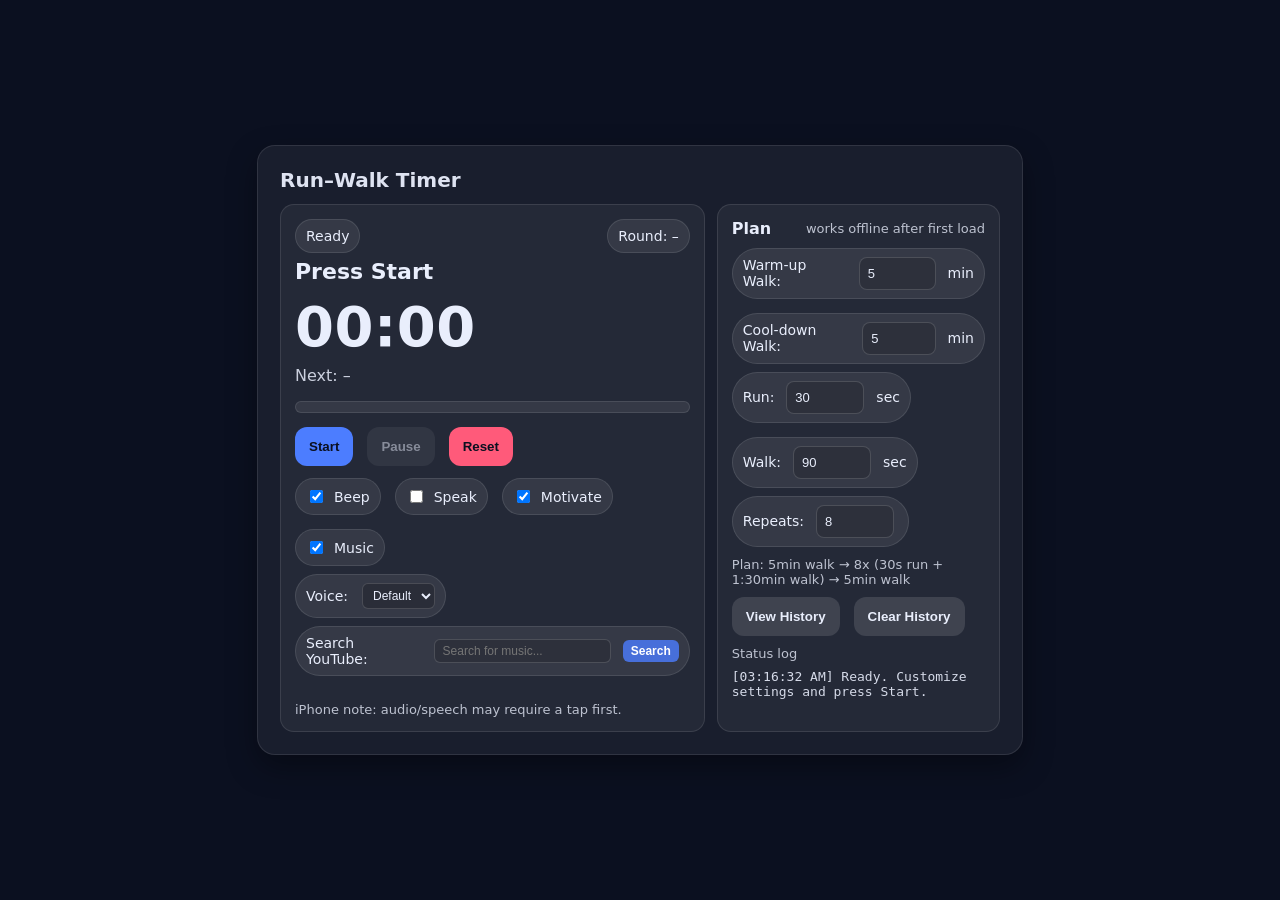
<file: index.html>
<!doctype html>
<html lang="en">
<head>
  <meta charset="utf-8" />
  <meta name="viewport" content="width=device-width,initial-scale=1,viewport-fit=cover" />
  <title>Run–Walk Timer</title>

  <!-- PWA -->
  <link rel="manifest" href="manifest.webmanifest" />
  <meta name="theme-color" content="#0b1020" />
  <meta name="apple-mobile-web-app-capable" content="yes" />
  <meta name="apple-mobile-web-app-status-bar-style" content="black-translucent" />
  <meta name="apple-mobile-web-app-title" content="RunWalk" />
  <link rel="apple-touch-icon" href="icons/icon-192.png" />

  <style>
    :root { font-family: system-ui, -apple-system, Segoe UI, Roboto, Arial, sans-serif; }
    body { margin: 0; background: #0b1020; color: #e9eefc; display: grid; place-items: center; min-height: 100vh; }
    .card {
      width: min(720px, 92vw);
      background: rgba(255,255,255,0.06);
      border: 1px solid rgba(255,255,255,0.10);
      border-radius: 18px;
      padding: 22px;
      box-shadow: 0 12px 30px rgba(0,0,0,0.35);
    }
    h1 { margin: 0 0 12px; font-size: 20px; opacity: 0.95; }
    .row { display: flex; gap: 14px; flex-wrap: wrap; align-items: center; }
    .big { font-size: 56px; font-weight: 750; letter-spacing: 0.5px; margin: 10px 0 4px; }
    .label { font-size: 22px; font-weight: 650; margin: 6px 0 0; }
    .sub { opacity: 0.85; margin: 6px 0 14px; line-height: 1.4; }
    .pill {
      display: inline-flex; align-items: center; gap: 8px;
      padding: 8px 10px; border-radius: 999px;
      background: rgba(255,255,255,0.08);
      border: 1px solid rgba(255,255,255,0.10);
      font-size: 14px;
    }
    button {
      border: 0; border-radius: 12px; padding: 12px 14px;
      font-weight: 650; cursor: pointer;
      background: #4c7dff; color: #0b1020;
      -webkit-tap-highlight-color: transparent;
    }
    button.secondary { background: rgba(255,255,255,0.12); color: #e9eefc; }
    button.danger { background: #ff5a7a; color: #0b1020; }
    button:disabled { opacity: 0.5; cursor: not-allowed; }
    .grid { display: grid; grid-template-columns: 1fr; gap: 12px; }
    @media (min-width: 720px) { .grid { grid-template-columns: 1.2fr 0.8fr; } }
    .panel { background: rgba(255,255,255,0.05); border: 1px solid rgba(255,255,255,0.10); border-radius: 14px; padding: 14px; }
    input[type="number"]{
      width: 60px; padding: 8px 8px; border-radius: 8px;
      border: 1px solid rgba(255,255,255,0.15);
      background: rgba(0,0,0,0.15); color: #e9eefc; font-size: 13px; outline: none;
      margin: 0 4px;
    }
    .muted { opacity: 0.78; font-size: 13px; }
    .progress { height: 10px; border-radius: 999px; background: rgba(255,255,255,0.08); border: 1px solid rgba(255,255,255,0.10); overflow: hidden; margin-top: 10px; }
    .bar { height: 100%; width: 0%; background: rgba(76,125,255,0.95); }
    .log { font-family: ui-monospace, SFMono-Regular, Menlo, Monaco, Consolas, monospace; font-size: 13px; opacity: 0.9; }
  </style>
</head>

<body>
  <div class="card">
    <h1>Run–Walk Timer</h1>

    <div class="grid">
      <div class="panel">
        <div class="row" style="justify-content: space-between;">
          <div class="pill" id="phasePill">Ready</div>
          <div class="pill" id="roundPill">Round: –</div>
        </div>

        <div class="label" id="instruction">Press Start</div>
        <div class="big" id="timeLeft">00:00</div>
        <div class="sub" id="nextUp">Next: –</div>

        <div class="progress">
          <div class="bar" id="bar"></div>
        </div>

        <div class="row" style="margin-top: 14px;">
          <button id="startBtn">Start</button>
          <button class="secondary" id="pauseBtn" disabled>Pause</button>
          <button class="danger" id="resetBtn">Reset</button>
        </div>

        <div class="row" style="margin-top: 12px; flex-wrap: wrap;">
          <label class="pill"><input type="checkbox" id="beepToggle" checked /> Beep</label>
          <label class="pill"><input type="checkbox" id="speechToggle" /> Speak</label>
          <label class="pill"><input type="checkbox" id="motivationToggle" checked /> Motivate</label>
          <label class="pill"><input type="checkbox" id="musicToggle" checked /> Music</label>
        </div>

        <div class="row" style="margin-top: 8px; flex-wrap: wrap;">
          <label class="pill">Voice:
            <select id="voiceSelect" style="background: rgba(0,0,0,0.2); color: #e9eefc; border: 1px solid rgba(255,255,255,0.15); border-radius: 6px; padding: 4px 6px; font-size: 12px; margin-left: 6px;">
              <option value="default">Default</option>
            </select>
          </label>
        </div>

        <div class="row" style="margin-top: 8px; flex-wrap: wrap;">
          <label class="pill">Search YouTube:
            <input type="text" id="searchQuery" placeholder="Search for music..." style="background: rgba(0,0,0,0.15); color: #e9eefc; border: 1px solid rgba(255,255,255,0.15); border-radius: 6px; padding: 4px 8px; font-size: 12px; margin-left: 6px; width: 160px; outline: none;" />
            <button id="searchVideos" style="background: rgba(76,125,255,0.8); border: none; color: white; padding: 4px 8px; border-radius: 6px; font-size: 12px; margin-left: 4px; cursor: pointer;">Search</button>
          </label>
        </div>

        <div style="margin-top: 8px; max-height: 150px; overflow-y: auto;" id="searchResults"></div>

        <div class="row" style="margin-top: 8px; flex-wrap: wrap;">
          <div class="pill" id="currentVideo" style="display: none;">
            <span id="videoTitle">No video loaded</span>
            <button id="removeVideo" style="background: rgba(255,255,255,0.2); border: none; color: #ff5a7a; padding: 2px 6px; border-radius: 4px; font-size: 11px; margin-left: 6px; cursor: pointer;">×</button>
          </div>
        </div>

        <div style="margin-top: 8px;">
          <div id="youtube-player" style="display: none;"></div>
        </div>

        <div class="muted" style="margin-top: 10px;">
          iPhone note: audio/speech may require a tap first.
        </div>
      </div>

      <div class="panel">
        <div class="row" style="justify-content: space-between; margin-bottom: 10px;">
          <div><strong>Plan</strong></div>
          <div class="muted">works offline after first load</div>
        </div>

        <div style="margin-bottom: 10px;">
          <div class="row" style="margin-bottom: 8px; flex-wrap: wrap;">
            <label class="pill">Warm-up Walk:
              <input type="number" id="warmupInput" min="1" max="30" value="5" /> min
            </label>
            <label class="pill">Cool-down Walk:
              <input type="number" id="cooldownInput" min="1" max="30" value="5" /> min
            </label>
          </div>
          <div class="row" style="margin-bottom: 8px; flex-wrap: wrap;">
            <label class="pill">Run:
              <input type="number" id="runInput" min="10" max="600" value="30" /> sec
            </label>
            <label class="pill">Walk:
              <input type="number" id="walkInput" min="10" max="600" value="90" /> sec
            </label>
          </div>
          <div class="row" style="margin-bottom: 8px;">
            <label class="pill">Repeats:
              <input type="number" id="repeatsInput" min="1" max="30" value="8" />
            </label>
          </div>
        </div>

        <div class="muted" style="margin-bottom: 10px;">
          <div id="planSummary">Plan: 5min walk → 8x (30s run + 90s walk) → 5min walk</div>
        </div>

        <div class="row" style="margin-bottom: 10px;">
          <button class="secondary" id="historyBtn">View History</button>
          <button class="secondary" id="clearHistoryBtn">Clear History</button>
        </div>

        <div class="muted">Status log</div>
        <div class="log" id="log" style="margin-top: 8px; white-space: pre-wrap;"></div>
      </div>
    </div>
  </div>

<script>
  // Register Service Worker (offline + installable)
  if ("serviceWorker" in navigator) {
    window.addEventListener("load", () => navigator.serviceWorker.register("./sw.js"));
  }

  // ---- Get Config (seconds) ----
  function getConfig() {
    const warmup = Math.max(1, Math.min(30, parseInt(el("warmupInput").value || "5", 10))) * 60;
    const run = Math.max(10, Math.min(600, parseInt(el("runInput").value || "30", 10)));
    const walk = Math.max(10, Math.min(600, parseInt(el("walkInput").value || "90", 10)));
    const cooldown = Math.max(1, Math.min(30, parseInt(el("cooldownInput").value || "5", 10))) * 60;
    const repeats = Math.max(1, Math.min(30, parseInt(el("repeatsInput").value || "8", 10)));

    // Update inputs to reflect clamped values
    el("warmupInput").value = Math.floor(warmup / 60);
    el("runInput").value = run;
    el("walkInput").value = walk;
    el("cooldownInput").value = Math.floor(cooldown / 60);
    el("repeatsInput").value = repeats;

    return { warmup, run, walk, cooldown, repeats };
  }

  // ---- State ----
  let timer = null;
  let plan = [];
  let idx = 0;
  let remaining = 0;
  let running = false;
  let paused = false;

  const el = (id) => document.getElementById(id);
  const startBtn = el("startBtn");
  const pauseBtn = el("pauseBtn");
  const resetBtn = el("resetBtn");
  const repeatsInput = el("repeatsInput");
  const beepToggle = el("beepToggle");
  const speechToggle = el("speechToggle");
  const phasePill = el("phasePill");
  const roundPill = el("roundPill");
  const instruction = el("instruction");
  const timeLeft = el("timeLeft");
  const nextUp = el("nextUp");
  const bar = el("bar");
  const logEl = el("log");
  const planSummary = el("planSummary");
  const motivationToggle = el("motivationToggle");
  const musicToggle = el("musicToggle");
  const voiceSelect = el("voiceSelect");
  const searchQuery = el("searchQuery");
  const searchVideos = el("searchVideos");
  const searchResults = el("searchResults");
  const currentVideo = el("currentVideo");
  const videoTitle = el("videoTitle");
  const removeVideo = el("removeVideo");
  const historyBtn = el("historyBtn");
  const clearHistoryBtn = el("clearHistoryBtn");

  // Voice and Music Variables
  let availableVoices = [];
  let selectedVoice = null;
  let musicAudio = null;
  let musicContext = null;
  let youtubePlayer = null;
  let currentVideoId = null;
  let currentVideoTitle = '';

  // YouTube Data API Configuration
  // Get your free API key from: https://console.cloud.google.com/apis/credentials
  // 1. Create a new project or select existing
  // 2. Enable YouTube Data API v3
  // 3. Create credentials (API key)
  // 4. Replace 'YOUR_API_KEY_HERE' with your actual key
  const YOUTUBE_API_KEY = 'AIzaSyCMH7E6qLljkglUdUFbSDpl3JinBYZFixA';
  const YOUTUBE_API_BASE_URL = 'https://www.googleapis.com/youtube/v3/search';

  // Fallback mock results for demonstration (when no API key is set)
  const fallbackResults = {
    'blinded lights': [
      { id: '4NRXx6U8ABQ', title: 'The Weeknd - Blinded by the Lights (Official Video)', channel: 'TheWeekndVEVO' },
      { id: 'fHI8X4OXluQ', title: 'The Weeknd - Blinded by the Lights (Audio)', channel: 'TheWeekndVEVO' }
    ],
    'workout music': [
      { id: 'uelHwf8o7_U', title: 'Epic Workout Music Mix', channel: 'WorkoutMusic' },
      { id: 'maRGOMn4kXc', title: 'Best Workout Music Mix', channel: 'FitnessBeats' }
    ]
  };

  // Motivational messages
  const motivationalMessages = {
    run: [
      "You're doing great! Keep running!",
      "Don't stop now, you've got this!",
      "Push through, you're stronger than you think!",
      "Keep that pace, you're amazing!",
      "Your body can do it, your mind just has to catch up!",
      "Every step is making you stronger!",
      "You're crushing it! Keep going!"
    ],
    walk: [
      "Great job! Take this recovery time.",
      "You're doing awesome, keep walking!",
      "Perfect form, keep it up!",
      "You're building endurance with every step!",
      "Stay strong, you're making progress!",
      "Keep moving, you're doing fantastic!",
      "This is your active recovery, you've earned it!"
    ],
    general: [
      "You're unstoppable!",
      "Every workout makes you better!",
      "Consistency is key, and you're nailing it!",
      "Your future self will thank you!",
      "You showed up today, that's what matters!"
    ]
  };

  let motivationInterval = null;

  // Music tracks (using generated tones for demo - in real app you'd use actual audio files)
  const musicTracks = {
    'blinded-lights': {
      name: 'Blinded Lights Style',
      tempo: 171, // BPM
      pattern: [
        {freq: 523, duration: 0.25}, {freq: 659, duration: 0.25}, {freq: 784, duration: 0.5},
        {freq: 659, duration: 0.25}, {freq: 523, duration: 0.25}, {freq: 659, duration: 0.5},
        {freq: 440, duration: 0.5}, {freq: 523, duration: 0.5}
      ]
    },
    'workout-beat': {
      name: 'High Energy Beat',
      tempo: 128,
      pattern: [
        {freq: 200, duration: 0.25}, {freq: 0, duration: 0.25}, {freq: 300, duration: 0.25}, {freq: 0, duration: 0.25},
        {freq: 200, duration: 0.25}, {freq: 400, duration: 0.25}, {freq: 0, duration: 0.5}
      ]
    },
    'electronic-energy': {
      name: 'Electronic Energy',
      tempo: 140,
      pattern: [
        {freq: 330, duration: 0.125}, {freq: 392, duration: 0.125}, {freq: 523, duration: 0.25},
        {freq: 659, duration: 0.25}, {freq: 523, duration: 0.25}, {freq: 392, duration: 0.5}
      ]
    },
    'motivational-rock': {
      name: 'Rock Energy',
      tempo: 120,
      pattern: [
        {freq: 220, duration: 0.5}, {freq: 0, duration: 0.25}, {freq: 293, duration: 0.25},
        {freq: 220, duration: 0.25}, {freq: 0, duration: 0.25}, {freq: 293, duration: 0.5}
      ]
    }
  };

  function fmt(sec) {
    sec = Math.max(0, Math.floor(sec));
    const m = String(Math.floor(sec / 60)).padStart(2, "0");
    const s = String(sec % 60).padStart(2, "0");
    return `${m}:${s}`;
  }

  function writeLog(text) {
    const t = new Date().toLocaleTimeString([], {hour: "2-digit", minute:"2-digit", second:"2-digit"});
    logEl.textContent = `[${t}] ${text}\n` + logEl.textContent;
  }

  function beep() {
    if (!beepToggle.checked) return;
    try {
      const AudioCtx = window.AudioContext || window.webkitAudioContext;
      const ctx = new AudioCtx();
      const o = ctx.createOscillator();
      const g = ctx.createGain();
      o.type = "sine";
      o.frequency.value = 880;
      g.gain.value = 0.06;
      o.connect(g); g.connect(ctx.destination);
      o.start();
      setTimeout(() => { o.stop(); ctx.close(); }, 180);
    } catch (_) {}
  }

  function speak(text) {
    if (!speechToggle.checked) return;
    if (!("speechSynthesis" in window)) return;
    try {
      window.speechSynthesis.cancel();
      const u = new SpeechSynthesisUtterance(text);
      
      // Enhanced voice settings
      u.rate = 0.9; // Slightly slower for clarity
      u.pitch = 1.1; // Slightly higher pitch for energy
      u.volume = 0.8; // Slightly quieter to not compete with music
      
      // Use selected voice if available
      if (selectedVoice) {
        u.voice = selectedVoice;
      }
      
      window.speechSynthesis.speak(u);
    } catch (_) {}
  }

  function loadVoices() {
    availableVoices = speechSynthesis.getVoices();
    const voiceSelect = el("voiceSelect");
    
    // Clear existing options except default
    voiceSelect.innerHTML = '<option value="default">Default</option>';
    
    // Add available voices, prioritizing English voices
    const englishVoices = availableVoices.filter(voice => 
      voice.lang.toLowerCase().includes('en')
    );
    
    // Add some preferred voice types
    const preferredVoices = englishVoices.filter(voice =>
      voice.name.toLowerCase().includes('alex') ||
      voice.name.toLowerCase().includes('samantha') ||
      voice.name.toLowerCase().includes('daniel') ||
      voice.name.toLowerCase().includes('karen') ||
      voice.name.toLowerCase().includes('premium')
    );
    
    [...preferredVoices, ...englishVoices].forEach(voice => {
      if (!voiceSelect.querySelector(`option[value="${voice.name}"]`)) {
        const option = document.createElement('option');
        option.value = voice.name;
        option.textContent = `${voice.name} (${voice.lang})`;
        voiceSelect.appendChild(option);
      }
    });
  }

  function setVoice() {
    const voiceName = voiceSelect.value;
    if (voiceName === 'default') {
      selectedVoice = null;
    } else {
      selectedVoice = availableVoices.find(voice => voice.name === voiceName) || null;
    }
  }

  function playWorkoutMusic() {
    if (!musicToggle.checked) return;
    
    if (youtubePlayer && currentVideoId) {
      // Play YouTube video
      youtubePlayer.setVolume(40); // Lower volume for background
      youtubePlayer.playVideo();
      writeLog(`🎵 Playing YouTube video`);
    } else {
      // Fallback to generated tones if no video loaded
      playGeneratedMusic();
    }
  }

  async function playGeneratedMusic() {
    try {
      if (!musicContext) {
        musicContext = new (window.AudioContext || window.webkitAudioContext)();
      }
      
      // Resume context if suspended (required by some browsers)
      if (musicContext.state === 'suspended') {
        await musicContext.resume();
      }
      
      const selectedTrack = musicTracks['blinded-lights'];
      playMusicPattern(selectedTrack);
      
    } catch (error) {
      console.log('Generated music playback failed:', error);
    }
  }

  function playMusicPattern(track) {
    if (!musicContext || !musicToggle.checked) return;
    
    const patternDuration = track.pattern.reduce((sum, note) => sum + note.duration, 0);
    let currentTime = musicContext.currentTime;
    
    // Play the pattern once
    track.pattern.forEach(note => {
      if (note.freq > 0) {
        const oscillator = musicContext.createOscillator();
        const gainNode = musicContext.createGain();
        
        oscillator.connect(gainNode);
        gainNode.connect(musicContext.destination);
        
        oscillator.frequency.value = note.freq;
        oscillator.type = 'sine';
        
        // Envelope for smoother sound
        gainNode.gain.setValueAtTime(0, currentTime);
        gainNode.gain.linearRampToValueAtTime(0.03, currentTime + 0.01); // Very low volume
        gainNode.gain.linearRampToValueAtTime(0.01, currentTime + note.duration - 0.01);
        gainNode.gain.linearRampToValueAtTime(0, currentTime + note.duration);
        
        oscillator.start(currentTime);
        oscillator.stop(currentTime + note.duration);
      }
      currentTime += note.duration;
    });
    
    // Schedule next repetition if still running
    if (running && !paused && musicToggle.checked) {
      setTimeout(() => playMusicPattern(track), patternDuration * 1000);
    }
  }

  function stopWorkoutMusic() {
    if (youtubePlayer && currentVideoId) {
      youtubePlayer.pauseVideo();
    }
    
    if (musicContext) {
      try {
        musicContext.close();
      } catch (_) {}
      musicContext = null;
    }
  }

  // YouTube Integration
  function loadYouTubeAPI() {
    if (window.YT && window.YT.Player) return;
    
    const tag = document.createElement('script');
    tag.src = 'https://www.youtube.com/iframe_api';
    const firstScriptTag = document.getElementsByTagName('script')[0];
    firstScriptTag.parentNode.insertBefore(tag, firstScriptTag);
  }

  function onYouTubeIframeAPIReady() {
    // This function is called automatically when YouTube API is ready
    console.log('YouTube API ready');
  }

  function extractVideoId(url) {
    const regex = /(?:youtube\.com\/watch\?v=|youtu\.be\/|youtube\.com\/embed\/|youtube\.com\/v\/)([\w-]{11})/;
    const match = url.match(regex);
    return match ? match[1] : null;
  }

  async function searchYouTubeVideos() {
    const query = searchQuery.value.trim();
    if (!query) {
      alert('Please enter a search term');
      return;
    }

    writeLog(`🔍 Searching YouTube for: ${query}`);
    
    // Show loading indicator
    searchResults.innerHTML = '<div class="muted" style="padding: 8px;">🔍 Searching YouTube...</div>';
    
    try {
      let results;
      
      if (YOUTUBE_API_KEY && YOUTUBE_API_KEY !== 'YOUR_API_KEY_HERE') {
        // Use real YouTube Data API
        results = await searchYouTubeAPI(query);
      } else {
        // Use fallback results and show setup message
        results = findFallbackResults(query);
        if (results.length === 0) {
          showAPISetupMessage(query);
          return;
        }
        writeLog('⚠️ Using demo results - set up API key for unlimited search');
      }
      
      if (results.length === 0) {
        searchResults.innerHTML = '<div class="muted" style="padding: 8px;">No results found for "' + query + '"</div>';
        return;
      }

      displaySearchResults(results);
      
    } catch (error) {
      writeLog('❌ Search error: ' + error.message);
      searchResults.innerHTML = '<div class="muted" style="padding: 8px;">Search error. Please try again.</div>';
    }
  }

  async function searchYouTubeAPI(query) {
    const url = `${YOUTUBE_API_BASE_URL}?part=snippet&maxResults=8&q=${encodeURIComponent(query)}&type=video&key=${YOUTUBE_API_KEY}`;
    
    const response = await fetch(url);
    
    if (!response.ok) {
      if (response.status === 403) {
        throw new Error('API quota exceeded or invalid key');
      }
      throw new Error('Search request failed');
    }
    
    const data = await response.json();
    
    return data.items.map(item => ({
      id: item.id.videoId,
      title: item.snippet.title,
      channel: item.snippet.channelTitle,
      description: item.snippet.description
    }));
  }

  function findFallbackResults(query) {
    const lowerQuery = query.toLowerCase();
    
    // Check for exact matches first
    for (const [keyword, results] of Object.entries(fallbackResults)) {
      if (lowerQuery.includes(keyword) || keyword.includes(lowerQuery)) {
        return results;
      }
    }
    
    // Check for partial matches
    const queryWords = lowerQuery.split(' ');
    for (const [keyword, results] of Object.entries(fallbackResults)) {
      const keywordWords = keyword.split(' ');
      for (const queryWord of queryWords) {
        for (const keywordWord of keywordWords) {
          if (queryWord.length > 2 && (queryWord.includes(keywordWord) || keywordWord.includes(queryWord))) {
            return results;
          }
        }
      }
    }
    
    return []; // No matches found
  }

  function displaySearchResults(results) {
    searchResults.innerHTML = '';
    
    results.forEach(video => {
      const resultDiv = document.createElement('div');
      resultDiv.className = 'pill';
      resultDiv.style.cssText = 'margin: 4px 0; cursor: pointer; width: 100%; justify-content: space-between;';
      
      const truncatedTitle = video.title.length > 50 ? video.title.substring(0, 50) + '...' : video.title;
      const truncatedChannel = video.channel.length > 25 ? video.channel.substring(0, 25) + '...' : video.channel;
      
      resultDiv.innerHTML = `
        <div style="flex: 1; overflow: hidden;">
          <div style="font-weight: 600; font-size: 13px; white-space: nowrap; overflow: hidden; text-overflow: ellipsis;" title="${video.title}">${truncatedTitle}</div>
          <div style="font-size: 11px; opacity: 0.7;" title="${video.channel}">${truncatedChannel}</div>
        </div>
        <button style="background: rgba(76,125,255,0.8); border: none; color: white; padding: 2px 8px; border-radius: 4px; font-size: 11px; margin-left: 8px;">Select</button>
      `;
      
      resultDiv.querySelector('button').onclick = () => selectVideo(video.id, video.title);
      searchResults.appendChild(resultDiv);
    });
  }

  function showAPISetupMessage(query) {
    searchResults.innerHTML = `
      <div style="padding: 12px; background: rgba(255,255,255,0.03); border-radius: 8px; margin: 4px 0;">
        <div style="font-weight: 600; margin-bottom: 8px;">🔑 Set up YouTube API for unlimited search</div>
        <div style="font-size: 12px; line-height: 1.4; margin-bottom: 8px;">
          Currently using limited demo results. To search for "${query}" and any song:
        </div>
        <div style="font-size: 11px; line-height: 1.3; margin-bottom: 6px;">
          1. Go to <a href="https://console.cloud.google.com/apis/credentials" target="_blank" style="color: #4c7dff;">Google Cloud Console</a><br/>
          2. Create project → Enable "YouTube Data API v3" → Create API key<br/>
          3. Replace 'YOUR_API_KEY_HERE' in the code with your key
        </div>
        <div style="font-size: 10px; opacity: 0.7;">
          Free quota: 10,000 requests/day (≈100 searches/day)
        </div>
      </div>
    `;
  }

  function selectVideo(videoId, title) {
    currentVideoId = videoId;
    currentVideoTitle = title;
    
    writeLog(`🎵 Attempting to load video: ${title}`);
    
    // Wait for YouTube API to be ready with retry logic
    waitForYouTubeAPI().then(() => {
      createOrLoadVideo(videoId, title);
    }).catch((error) => {
      writeLog('❌ YouTube API failed to load: ' + error.message);
      alert('YouTube API is not available. Please check your internet connection and refresh the page.');
    });
  }

  function waitForYouTubeAPI() {
    return new Promise((resolve, reject) => {
      let attempts = 0;
      const maxAttempts = 30; // Wait up to 15 seconds
      
      const checkAPI = () => {
        attempts++;
        
        if (window.YT && window.YT.Player) {
          writeLog('✅ YouTube API is ready');
          resolve();
        } else if (attempts >= maxAttempts) {
          reject(new Error('YouTube API failed to load after 15 seconds'));
        } else {
          writeLog(`⏳ Waiting for YouTube API... (${attempts}/${maxAttempts})`);
          setTimeout(checkAPI, 500);
        }
      };
      
      checkAPI();
    });
  }

  function createOrLoadVideo(videoId, title) {
    if (!youtubePlayer) {
      // Create YouTube player
      try {
        writeLog('🎵 Creating new YouTube player...');
        youtubePlayer = new YT.Player('youtube-player', {
          height: '0', // Hidden player for audio only
          width: '0',
          videoId: videoId,
          playerVars: {
            loop: 1,
            playlist: videoId, // Required for looping
            controls: 0,
            showinfo: 0,
            modestbranding: 1,
            autoplay: 0,
            enablejsapi: 1
          },
          events: {
            onReady: onPlayerReady,
            onStateChange: onPlayerStateChange,
            onError: onPlayerError
          }
        });
        writeLog('✅ YouTube player created successfully');
      } catch (error) {
        writeLog('❌ Error creating YouTube player: ' + error.message);
        writeLog('🔄 Trying alternative method...');
        
        // Try alternative method - reload the page and try again
        setTimeout(() => {
          location.reload();
        }, 2000);
        return;
      }
    } else {
      // Load new video in existing player
      try {
        writeLog(`🎵 Loading new video in existing player: ${title}`);
        youtubePlayer.loadVideoById(videoId);
      } catch (error) {
        writeLog('❌ Error loading video: ' + error.message);
        alert('Error loading video. Please try selecting another video.');
        return;
      }
    }

    // Update UI
    videoTitle.textContent = title.length > 30 ? title.substring(0, 30) + '...' : title;
    currentVideo.style.display = 'inline-flex';
    
    // Clear search results
    searchResults.innerHTML = '';
    searchQuery.value = '';
    
    writeLog(`🎵 Video selected: ${title}`);
  }

  function onPlayerReady(event) {
    writeLog('✅ YouTube player ready!');
    
    // Test if we can control the player
    try {
      youtubePlayer.setVolume(40);
      writeLog('🎵 Volume set to 40% for background music');
      
      // Auto-play a short test to verify it works
      youtubePlayer.playVideo();
      setTimeout(() => {
        youtubePlayer.pauseVideo();
        writeLog('✅ Player test successful - ready for workout!');
      }, 1000);
      
    } catch (error) {
      writeLog('⚠️ Player control error: ' + error.message);
    }
  }

  function onPlayerStateChange(event) {
    const states = {
      '-1': 'unstarted',
      '0': 'ended',
      '1': 'playing',
      '2': 'paused',
      '3': 'buffering',
      '5': 'cued'
    };
    const stateName = states[event.data] || 'unknown';
    writeLog(`🎵 Player state: ${stateName}`);
    
    // If video ends during workout, restart it
    if (event.data === 0 && running && !paused && musicToggle.checked) {
      writeLog('🔁 Video ended, restarting...');
      youtubePlayer.playVideo();
    }
  }

  function onPlayerError(event) {
    const errorCodes = {
      2: 'Invalid video ID',
      5: 'HTML5 player error', 
      100: 'Video not found or private',
      101: 'Video cannot be embedded',
      150: 'Video cannot be embedded (same as 101)'
    };
    const errorMsg = errorCodes[event.data] || 'Unknown error';
    writeLog(`❌ YouTube error (${event.data}): ${errorMsg}`);
    
    alert(`Cannot play this video: ${errorMsg}\nPlease try selecting another video.`);
    
    // Clear the failed video selection
    removeYouTubeVideo();
  }

  function removeYouTubeVideo() {
    currentVideoId = null;
    currentVideoTitle = '';
    currentVideo.style.display = 'none';
    videoTitle.textContent = 'No video loaded';
    searchQuery.value = '';
    searchResults.innerHTML = '';
    
    // Stop and clear player
    if (youtubePlayer) {
      youtubePlayer.stopVideo();
    }
    
    writeLog('🎵 YouTube video removed');
  }

  // Load YouTube API on page load
  window.onYouTubeIframeAPIReady = onYouTubeIframeAPIReady;

  function getRandomMotivation(type = 'general') {
    const messages = motivationalMessages[type] || motivationalMessages.general;
    return messages[Math.floor(Math.random() * messages.length)];
  }

  function speakMotivation(type = 'general') {
    if (!motivationToggle.checked) return;
    const message = getRandomMotivation(type);
    speak(message);
  }

  function startMotivationMessages() {
    if (motivationInterval) clearInterval(motivationInterval);
    
    motivationInterval = setInterval(() => {
      if (!running || paused) return;
      
      const step = plan[idx];
      if (step && step.name === "Run") {
        speakMotivation('run');
      } else if (step && (step.name === "Walk" || step.name === "Warm-up" || step.name === "Cool-down")) {
        speakMotivation('walk');
      }
    }, 15000); // Every 15 seconds
  }

  function stopMotivationMessages() {
    if (motivationInterval) {
      clearInterval(motivationInterval);
      motivationInterval = null;
    }
  }

  // Workout History Functions
  function saveWorkout() {
    const config = getConfig();
    const workout = {
      date: new Date().toISOString(),
      dateFormatted: new Date().toLocaleDateString() + ' ' + new Date().toLocaleTimeString(),
      warmup: config.warmup / 60,
      run: config.run,
      walk: config.walk,
      cooldown: config.cooldown / 60,
      repeats: config.repeats,
      completed: true,
      duration: config.warmup + (config.run + config.walk) * config.repeats + config.cooldown
    };

    const history = getWorkoutHistory();
    history.unshift(workout); // Add to beginning
    
    // Keep only last 50 workouts
    if (history.length > 50) {
      history.splice(50);
    }
    
    localStorage.setItem('runWalkHistory', JSON.stringify(history));
    writeLog(`✅ Workout saved to history`);
  }

  function getWorkoutHistory() {
    try {
      return JSON.parse(localStorage.getItem('runWalkHistory') || '[]');
    } catch {
      return [];
    }
  }

  function showWorkoutHistory() {
    const history = getWorkoutHistory();
    if (history.length === 0) {
      alert('No workout history yet. Complete a workout to see it here!');
      return;
    }

    let historyText = '🏃‍♀️ WORKOUT HISTORY 🏃‍♂️\n\n';
    history.slice(0, 10).forEach((workout, i) => {
      const totalMin = Math.floor(workout.duration / 60);
      historyText += `${i + 1}. ${workout.dateFormatted}\n`;
      historyText += `   ${workout.warmup}min warmup → ${workout.repeats}x (${workout.run}s run + ${workout.walk}s walk) → ${workout.cooldown}min cooldown\n`;
      historyText += `   Total: ${totalMin} minutes\n\n`;
    });

    if (history.length > 10) {
      historyText += `... and ${history.length - 10} more workouts\n`;
    }

    historyText += `\nTotal workouts completed: ${history.length}`;
    alert(historyText);
  }

  function clearWorkoutHistory() {
    if (confirm('Are you sure you want to clear all workout history? This cannot be undone.')) {
      localStorage.removeItem('runWalkHistory');
      writeLog('🗑️ Workout history cleared');
      alert('Workout history cleared!');
    }
  }

  function buildPlan() {
    const config = getConfig();
    const steps = [];
    
    steps.push({ name: "Warm-up", verb: "Walk", seconds: config.warmup, roundText: "Warm-up" });

    for (let i = 1; i <= config.repeats; i++) {
      steps.push({ name: "Run", verb: "Run", seconds: config.run, roundText: `Intervals ${i}/${config.repeats}` });
      steps.push({ name: "Walk", verb: "Walk", seconds: config.walk, roundText: `Intervals ${i}/${config.repeats}` });
    }

    steps.push({ name: "Cool-down", verb: "Walk", seconds: config.cooldown, roundText: "Cool-down" });
    return steps;
  }

  function updatePlanSummary() {
    const config = getConfig();
    const warmupMin = Math.floor(config.warmup / 60);
    const runSec = config.run;
    const walkSec = config.walk;
    const cooldownMin = Math.floor(config.cooldown / 60);
    const repeats = config.repeats;
    
    const walkMin = walkSec >= 60 ? `${Math.floor(walkSec / 60)}:${String(walkSec % 60).padStart(2, '0')}min` : `${walkSec}s`;
    planSummary.textContent = `Plan: ${warmupMin}min walk → ${repeats}x (${runSec}s run + ${walkMin} walk) → ${cooldownMin}min walk`;
  }

  function updateUI() {
    if (!plan.length) {
      phasePill.textContent = "Ready";
      roundPill.textContent = "Round: –";
      instruction.textContent = "Press Start";
      timeLeft.textContent = "00:00";
      nextUp.textContent = "Next: –";
      bar.style.width = "0%";
      document.title = "Run–Walk Timer";
      return;
    }

    const step = plan[idx];
    phasePill.textContent = step.name;
    roundPill.textContent = `Round: ${step.roundText}`;
    instruction.textContent = `${step.verb} now`;
    timeLeft.textContent = fmt(remaining);

    const next = plan[idx + 1];
    nextUp.textContent = next ? `Next: ${next.verb} (${next.name})` : "Next: Done";

    const pct = step.seconds ? (1 - (remaining / step.seconds)) * 100 : 0;
    bar.style.width = `${Math.max(0, Math.min(100, pct))}%`;

    document.title = `${fmt(remaining)} • ${step.verb}`;
  }

  function startStep(announce = true) {
    const step = plan[idx];
    remaining = step.seconds;
    updateUI();

    if (announce) {
      beep();
      if (step.name === "Warm-up") {
        const min = Math.floor(step.seconds / 60);
        speak(`Start warm up. Walk for ${min} minute${min !== 1 ? 's' : ''}.`);
      }
      else if (step.name === "Cool-down") {
        const min = Math.floor(step.seconds / 60);
        speak(`Start cool down. Walk for ${min} minute${min !== 1 ? 's' : ''}.`);
      }
      else {
        const duration = step.seconds >= 60 ? 
          `${Math.floor(step.seconds / 60)} minute${Math.floor(step.seconds / 60) !== 1 ? 's' : ''}` : 
          `${step.seconds} second${step.seconds !== 1 ? 's' : ''}`;
        speak(`Now ${step.verb.toLowerCase()} for ${duration}.`);
        
        // Give immediate motivation for run phases
        if (step.name === "Run" && motivationToggle.checked) {
          setTimeout(() => speakMotivation('run'), 2000);
        }
      }
      writeLog(`→ ${step.name}: ${step.verb} for ${fmt(step.seconds)}`);
    }
  }

  function tick() {
    if (!running || paused) return;
    remaining -= 1;
    updateUI();

    if (remaining <= 0) {
      idx += 1;
      if (idx >= plan.length) {
        finish();
        return;
      }
      startStep(true);
    }
  }

  function finish() {
    clearInterval(timer);
    stopMotivationMessages();
    stopWorkoutMusic();
    timer = null;
    running = false;
    paused = false;
    pauseBtn.textContent = "Pause";
    pauseBtn.disabled = true;
    startBtn.disabled = false;

    phasePill.textContent = "Done 🎉";
    instruction.textContent = "Workout complete";
    nextUp.textContent = "Next: –";
    bar.style.width = "100%";
    timeLeft.textContent = "00:00";
    beep();
    
    // Final motivational message
    const finalMessages = [
      "Workout complete! You're absolutely amazing!",
      "Fantastic job! You crushed that workout!",
      "You did it! Every step made you stronger!",
      "Amazing work! You should be proud of yourself!",
      "Outstanding! You've earned this victory!"
    ];
    const finalMessage = finalMessages[Math.floor(Math.random() * finalMessages.length)];
    speak(finalMessage);
    
    writeLog("✅ Finished workout");
    saveWorkout(); // Save completed workout to history
    document.title = "Done • Run–Walk Timer";
  }

  function start() {
    if (running) return;
    plan = buildPlan();
    idx = 0;
    running = true;
    paused = false;
    startBtn.disabled = true;
    pauseBtn.disabled = false;
    startStep(true);
    startMotivationMessages(); // Start motivation messages
    playWorkoutMusic(); // Start background music
    timer = setInterval(tick, 1000);
    
    // Initial motivation
    setTimeout(() => {
      if (motivationToggle.checked) {
        speak(getRandomMotivation('general'));
      }
    }, 5000);
  }

  function pauseResume() {
    if (!running) return;
    paused = !paused;
    pauseBtn.textContent = paused ? "Resume" : "Pause";
    writeLog(paused ? "⏸ Paused" : "▶ Resumed");
    if (!paused) { 
      beep(); 
      speak("Resumed.");
      if (motivationToggle.checked) {
        setTimeout(() => speak("Keep going, you've got this!"), 2000);
      }
    }
  }

  function reset() {
    clearInterval(timer);
    stopMotivationMessages();
    stopWorkoutMusic();
    timer = null;
    plan = [];
    idx = 0;
    remaining = 0;
    running = false;
    paused = false;
    startBtn.disabled = false;
    pauseBtn.disabled = true;
    pauseBtn.textContent = "Pause";
    logEl.textContent = "";
    updateUI();
    writeLog("↩ Reset");
  }

  startBtn.addEventListener("click", start);
  pauseBtn.addEventListener("click", pauseResume);
  resetBtn.addEventListener("click", reset);
  historyBtn.addEventListener("click", showWorkoutHistory);
  clearHistoryBtn.addEventListener("click", clearWorkoutHistory);

  // Voice and music controls
  voiceSelect.addEventListener("change", setVoice);
  searchVideos.addEventListener("click", searchYouTubeVideos);
  removeVideo.addEventListener("click", removeYouTubeVideo);
  
  // Allow Enter key to search
  searchQuery.addEventListener("keypress", function(event) {
    if (event.key === "Enter") {
      searchYouTubeVideos();
    }
  });
  
  // Load voices when available
  if (speechSynthesis.onvoiceschanged !== undefined) {
    speechSynthesis.onvoiceschanged = loadVoices;
  }
  setTimeout(loadVoices, 100); // Fallback for some browsers

  // Update plan summary when inputs change
  ["warmupInput", "runInput", "walkInput", "cooldownInput", "repeatsInput"].forEach(inputId => {
    el(inputId).addEventListener("input", updatePlanSummary);
  });

  updateUI();
  updatePlanSummary();
  
  // Load YouTube API
  loadYouTubeAPI();
  
  const historyCount = getWorkoutHistory().length;
  const historyText = historyCount > 0 ? ` (${historyCount} workouts logged)` : "";
  writeLog(`Ready. Customize settings and press Start.${historyText}`);
</script>
</body>
</html>
</file>
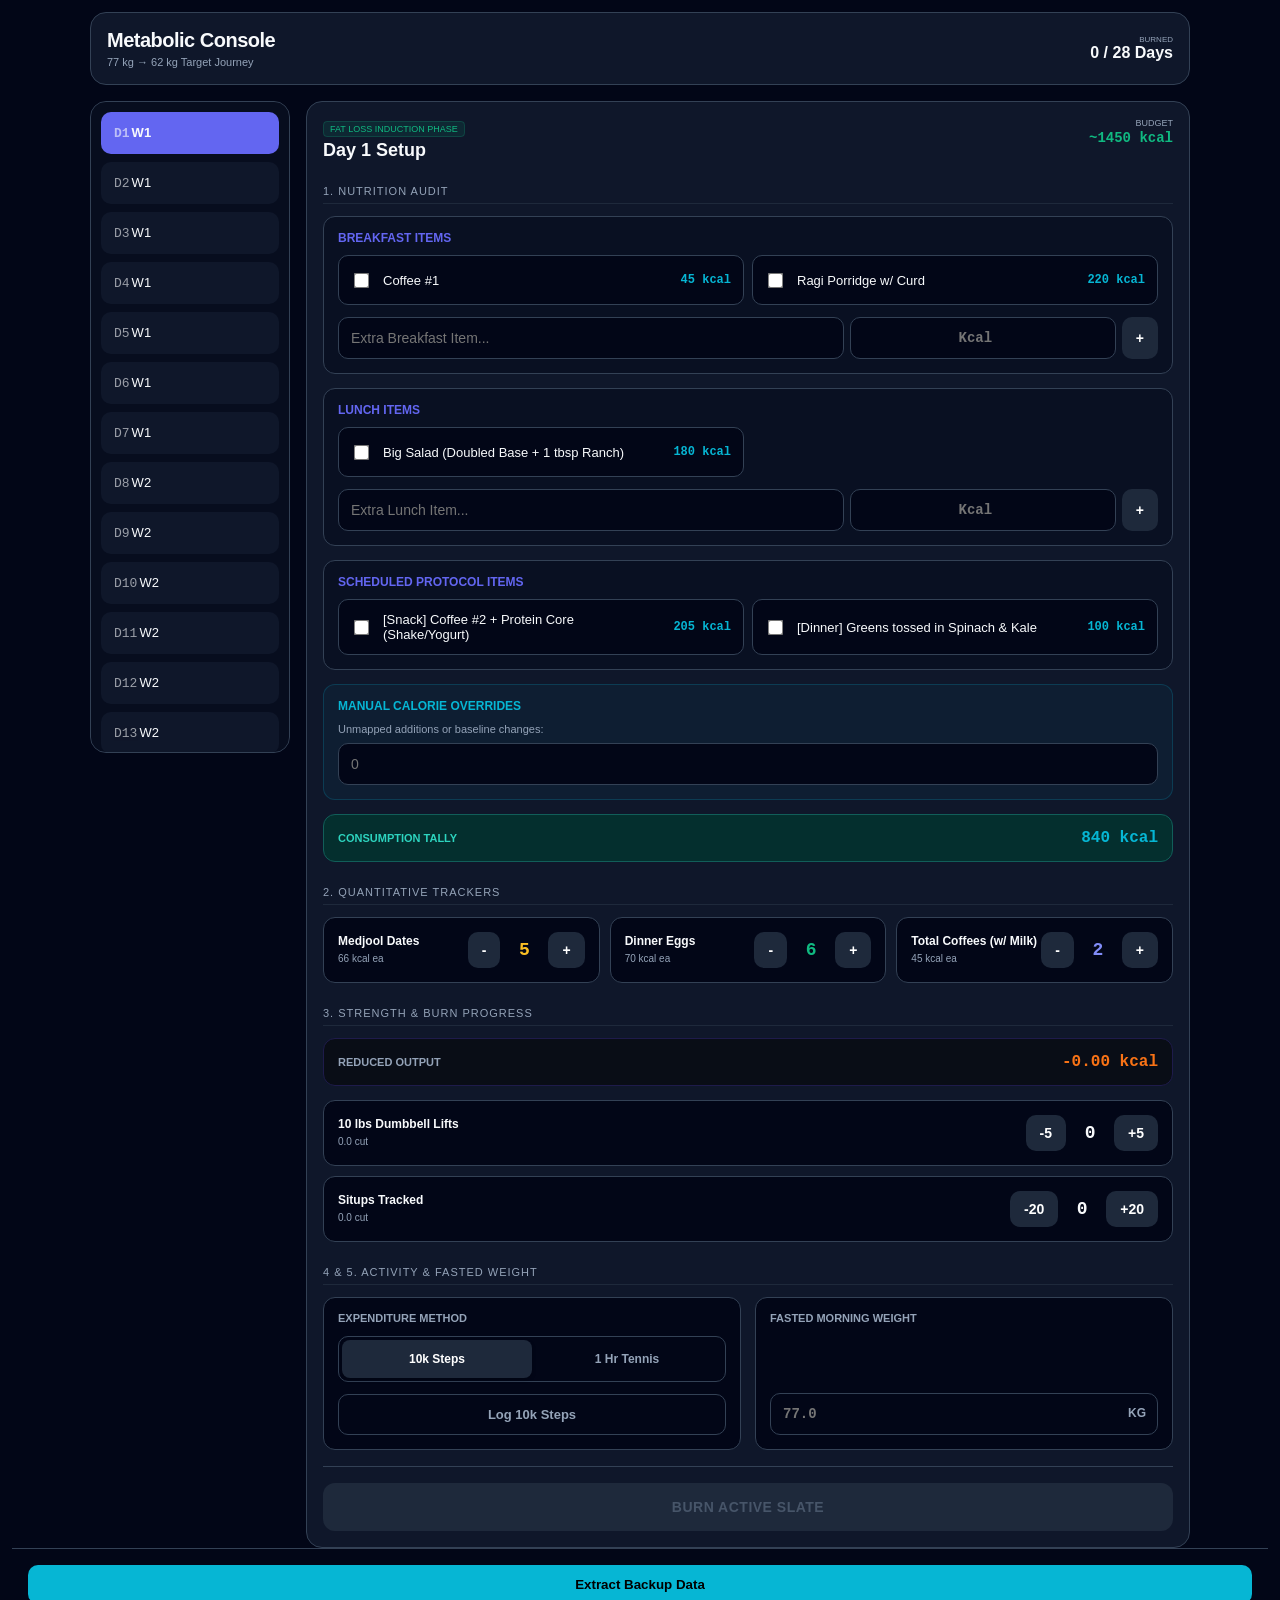
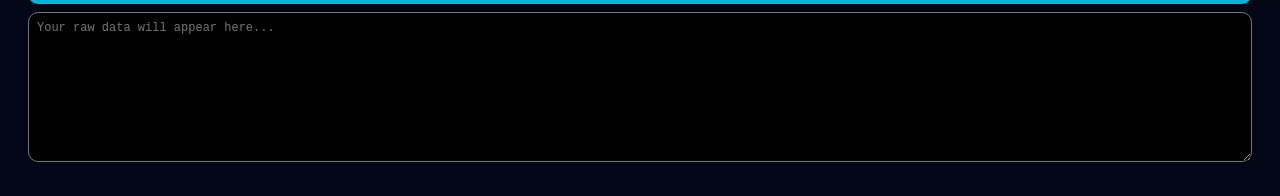
<file: eat.html>
<!DOCTYPE html>
<html lang="en">
<head>
    <meta charset="UTF-8">
    <meta name="viewport" content="width=device-width, initial-scale=1.0">
    <title>Metabolic Calibration Console</title>
    <style>
        :root {
            --bg-main: #020617;
            --bg-card: #0f172a;
            --bg-input: #020617;
            --text-main: #f8fafc;
            --text-muted: #94a3b8;
            --border-color: #334155;
            --accent: #6366f1;
            --emerald: #10b981;
            --orange: #f97316;
            --cyan: #06b6d4;
        }
        body {
            background-color: var(--bg-main);
            color: var(--text-main);
            font-family: -apple-system, BlinkMacSystemFont, "Segoe UI", Roboto, sans-serif;
            margin: 0;
            padding: 12px;
        }
        .container {
            max-width: 1100px;
            margin: 0 auto;
        }
        .header {
            background: var(--bg-card);
            border: 1px solid var(--border-color);
            padding: 16px;
            border-radius: 16px;
            display: flex;
            justify-content: space-between;
            align-items: center;
            margin-bottom: 16px;
        }
        h1, h2, h3 { margin: 0; font-weight: 800; }
        h1 { font-size: 20px; letter-spacing: -0.5px; }
        .subtitle { color: var(--text-muted); font-size: 11px; margin-top: 4px; }
        
        .grid {
            display: grid;
            grid-template-columns: 1fr;
            gap: 16px;
        }
        @media(min-width: 768px) {
            .grid { grid-template-columns: 200px 1fr; }
        }

        .sidebar {
            background: rgba(15, 23, 42, 0.4);
            border: 1px solid var(--border-color);
            border-radius: 16px;
            padding: 10px;
            display: flex;
            flex-direction: row;
            gap: 8px;
            overflow-x: auto;
            -webkit-overflow-scrolling: touch;
        }
        @media(min-width: 768px) {
            .sidebar { flex-direction: column; overflow-x: visible; max-height: 70vh; overflow-y: auto; }
        }

        .day-btn {
            background: #0f172a;
            border: 1px solid transparent;
            color: var(--text-main);
            padding: 12px;
            border-radius: 10px;
            cursor: pointer;
            font-size: 13px;
            text-align: center;
            min-width: 75px;
            flex-shrink: 0;
        }
        @media(min-width: 768px) {
            .day-btn { text-align: left; }
        }
        .day-btn.active {
            background: var(--accent);
            font-weight: bold;
        }
        .day-btn.burned {
            border-left: 3px solid var(--orange);
            opacity: 0.7;
        }

        .main-pane {
            background: var(--bg-card);
            border: 1px solid var(--border-color);
            border-radius: 16px;
            padding: 16px;
        }
        .section-title {
            font-size: 11px;
            text-transform: uppercase;
            letter-spacing: 1px;
            color: var(--text-muted);
            margin-bottom: 12px;
            border-bottom: 1px solid #1e293b;
            padding-bottom: 6px;
            margin-top: 24px;
        }

        .cluster {
            background: rgba(2, 6, 23, 0.4);
            border: 1px solid var(--border-color);
            border-radius: 12px;
            padding: 14px;
            margin-bottom: 14px;
        }
        .cluster-title {
            font-size: 12px;
            color: var(--accent);
            text-transform: uppercase;
            font-weight: 700;
            margin-bottom: 10px;
            display: block;
        }

        .item-list {
            display: grid;
            grid-template-columns: 1fr;
            gap: 8px;
            margin-bottom: 12px;
        }
        @media(min-width: 480px) {
            .item-list { grid-template-columns: 1fr 1fr; }
        }

        .check-item {
            background: var(--bg-input);
            border: 1px solid var(--border-color);
            padding: 12px;
            border-radius: 10px;
            display: flex;
            align-items: center;
            justify-content: space-between;
            gap: 12px;
            font-size: 13px;
            cursor: pointer;
            min-height: 24px;
        }
        .check-item-left {
            display: flex;
            align-items: center;
            gap: 12px;
        }
        .check-item input {
            accent-color: var(--emerald);
            cursor: pointer;
            transform: scale(1.2);
        }
        .cal-badge {
            font-family: monospace;
            font-weight: bold;
            color: var(--cyan);
            font-size: 12px;
            white-space: nowrap;
        }

        .input-split-group {
            display: flex;
            gap: 6px;
        }
        .input-split-group input[type="text"] {
            flex: 2;
            background: var(--bg-input);
            border: 1px solid var(--border-color);
            padding: 12px;
            border-radius: 10px;
            color: white;
            font-size: 14px;
            -webkit-appearance: none;
        }
        .input-split-group input[type="number"] {
            flex: 1;
            background: var(--bg-input);
            border: 1px solid var(--border-color);
            padding: 12px;
            border-radius: 10px;
            color: var(--cyan);
            font-family: monospace;
            font-weight: bold;
            font-size: 14px;
            -webkit-appearance: none;
            text-align: center;
        }
        .input-split-group button, .counter-btn {
            background: #1e293b;
            border: none;
            color: white;
            padding: 10px 14px;
            border-radius: 10px;
            cursor: pointer;
            font-weight: bold;
            font-size: 14px;
        }

        .tracker-row {
            display: grid;
            grid-template-columns: 1fr;
            gap: 10px;
            margin-bottom: 14px;
        }
        @media(min-width: 600px) {
            .tracker-row { grid-template-columns: 1fr 1fr 1fr; }
        }
        .tracker-card {
            background: var(--bg-input);
            border: 1px solid var(--border-color);
            padding: 14px;
            border-radius: 12px;
            display: flex;
            justify-content: space-between;
            align-items: center;
        }
        .counter-controls {
            display: flex;
            align-items: center;
            gap: 12px;
        }
        .counter-val { font-family: monospace; font-weight: 900; font-size: 18px; min-width: 24px; text-align: center; }

        .burn-banner {
            display: flex;
            justify-content: space-between;
            align-items: center;
            background: #090d16;
            border: 1px solid #1e1b4b;
            padding: 14px;
            border-radius: 12px;
            margin-bottom: 14px;
        }
        .live-burn-val {
            color: var(--orange);
            font-family: monospace;
            font-weight: 900;
            font-size: 16px;
        }
        .live-intake-val {
            color: var(--cyan);
            font-family: monospace;
            font-weight: 900;
            font-size: 16px;
        }

        .biometrics {
            display: grid;
            grid-template-columns: 1fr;
            gap: 14px;
            margin-bottom: 16px;
        }
        @media(min-width: 480px) {
            .biometrics { grid-template-columns: 1fr 1fr; }
        }

        .btn-burn {
            width: 100%;
            background: linear-gradient(90deg, var(--orange), #f59e0b);
            border: none;
            color: #020617;
            font-weight: 900;
            text-transform: uppercase;
            padding: 16px;
            border-radius: 12px;
            cursor: pointer;
            font-size: 14px;
            letter-spacing: 0.5px;
        }
        .btn-burn:disabled {
            background: #1e293b;
            color: #475569;
            cursor: not-allowed;
            background-image: none;
        }

        .toggle-tab-group {
            display: flex;
            width: 100%;
            background: #020617;
            padding: 3px;
            border-radius: 10px;
            border: 1px solid var(--border-color);
            box-sizing: border-box;
        }
        .toggle-tab {
            flex: 1;
            border: none;
            background: transparent;
            color: var(--text-muted);
            font-size: 12px;
            font-weight: bold;
            padding: 12px 6px;
            border-radius: 8px;
            cursor: pointer;
            text-align: center;
            transition: all 0.15s ease;
        }
        .toggle-tab.active {
            background: #1e293b;
            color: white;
            box-shadow: 0 2px 4px rgba(0,0,0,0.2);
        }

        .report-box {
            background: rgba(2, 6, 23, 0.6);
            border: 1px solid var(--orange);
            border-radius: 12px;
            padding: 16px;
            margin-top: 12px;
        }
        .report-metric {
            display: flex;
            justify-content: space-between;
            padding: 10px 0;
            border-bottom: 1px dashed #1e293b;
            font-size: 13px;
        }
        .unburn-btn {
            background: transparent;
            border: 1px solid var(--text-muted);
            color: var(--text-muted);
            padding: 12px;
            width: 100%;
            border-radius: 10px;
            cursor: pointer;
            font-size: 13px;
            font-weight: bold;
            margin-top: 16px;
        }
    </style>
</head>
<body>

    <div class="container">
        <!-- Header -->
        <div class="header">
            <div>
                <h1>Metabolic Console</h1>
                <div class="subtitle">77 kg &rarr; 62 kg Target Journey</div>
            </div>
            <div style="text-align: right;">
                <div style="font-size: 8px; text-transform: uppercase; color: var(--text-muted)">Burned</div>
                <div id="global-score" style="font-size: 16px; font-weight: 900;">0 / 28 Days</div>
            </div>
        </div>

        <div class="grid">
            <!-- Sidebar -->
            <div class="sidebar" id="sidebar-target"></div>

            <!-- Workspace Pane -->
            <div class="main-pane">
                <div style="display: flex; justify-content: space-between; align-items: flex-start; margin-bottom: 16px;" id="meta-header">
                    <div>
                        <span id="phase-badge" style="font-size: 9px; padding: 2px 6px; border-radius: 4px; background: rgba(16,185,129,0.1); color: var(--emerald); border: 1px solid rgba(16,185,129,0.2);">INDUCTION PHASE</span>
                        <h2 id="day-title" style="margin-top: 4px; font-size: 18px;">Day 1 Diagnostics</h2>
                    </div>
                    <div style="text-align: right;">
                        <span style="font-size: 9px; color: var(--text-muted); display: block;">BUDGET</span>
                        <span id="calorie-budget" style="font-family: monospace; color: var(--emerald); font-weight: bold; font-size: 14px;">~1450 kcal</span>
                    </div>
                </div>

                <!-- Input Tracker Layout -->
                <div id="active-day-content">
                    <!-- 1. Nutrition Audit Section -->
                    <div class="section-title">1. Nutrition Audit</div>
                    
                    <!-- Breakfast Cluster -->
                    <div class="cluster">
                        <span class="cluster-title">Breakfast Items</span>
                        <div class="item-list" id="breakfast-list"></div>
                        <div class="input-split-group">
                            <input type="text" id="breakfast-input" placeholder="Extra Breakfast Item...">
                            <input type="number" id="breakfast-input-cal" placeholder="Kcal">
                            <button onclick="addCustomMealItem('breakfastItems', 'breakfast-input', 'breakfast-input-cal')">+</button>
                        </div>
                    </div>

                    <!-- Lunch Cluster -->
                    <div class="cluster">
                        <span class="cluster-title">Lunch Items</span>
                        <div class="item-list" id="lunch-list"></div>
                        <div class="input-split-group">
                            <input type="text" id="lunch-input" placeholder="Extra Lunch Item...">
                            <input type="number" id="lunch-input-cal" placeholder="Kcal">
                            <button onclick="addCustomMealItem('lunchItems', 'lunch-input', 'lunch-input-cal')">+</button>
                        </div>
                    </div>

                    <!-- Rest of meals -->
                    <div class="cluster">
                        <span class="cluster-title">Scheduled Protocol Items</span>
                        <div class="item-list" id="standard-meals-list" style="margin-bottom: 0;"></div>
                    </div>

                    <!-- Custom Add-On Override Input -->
                    <div class="cluster" style="background: rgba(6, 182, 212, 0.05); border-color: rgba(6, 182, 212, 0.2);">
                        <span class="cluster-title" style="color: var(--cyan)">Manual Calorie Overrides</span>
                        <div style="display: flex; flex-direction: column; gap: 8px;">
                            <label style="font-size: 11px; color: var(--text-muted);">Unmapped additions or baseline changes:</label>
                            <input type="number" id="manual-calories" style="background:var(--bg-input); border:1px solid var(--border-color); padding:12px; border-radius:10px; color:white; font-size:14px; -webkit-appearance:none;" placeholder="0" oninput="handleManualCalorieInput(this.value)">
                        </div>
                    </div>

                    <!-- Live Food Intake Box -->
                    <div class="burn-banner" style="background: #042f2e; border-color: #115e59; margin-bottom: 20px;">
                        <span style="font-size: 11px; font-weight: bold; text-transform: uppercase; color: #2dd4bf">Consumption Tally</span>
                        <span class="live-intake-val" id="live-intake-calories">0 kcal</span>
                    </div>

                    <!-- 2. Quantitative Section -->
                    <div class="section-title">2. Quantitative Trackers</div>
                    <div class="tracker-row">
                        <div class="tracker-card">
                            <div><span style="font-size:12px; font-weight:bold; display:block;">Medjool Dates</span><span style="font-size:10px; color:var(--text-muted)">66 kcal ea</span></div>
                            <div class="counter-controls">
                                <button class="counter-btn" onclick="adjustCounter('datesCount', -1)">-</button>
                                <span class="counter-val" id="val-dates" style="color: #fbbf24">5</span>
                                <button class="counter-btn" onclick="adjustCounter('datesCount', 1)">+</button>
                            </div>
                        </div>
                        <div class="tracker-card">
                            <div><span style="font-size:12px; font-weight:bold; display:block;">Dinner Eggs</span><span style="font-size:10px; color:var(--text-muted)">70 kcal ea</span></div>
                            <div class="counter-controls">
                                <button class="counter-btn" onclick="adjustCounter('eggCount', -1)">-</button>
                                <span class="counter-val" id="val-eggs" style="color: var(--emerald)">6</span>
                                <button class="counter-btn" onclick="adjustCounter('eggCount', 1)">+</button>
                            </div>
                        </div>
                        <div class="tracker-card">
                            <div><span style="font-size:12px; font-weight:bold; display:block;">Total Coffees (w/ Milk)</span><span style="font-size:10px; color:var(--text-muted)">45 kcal ea</span></div>
                            <div class="counter-controls">
                                <button class="counter-btn" onclick="adjustCounter('coffeeCount', -1)">-</button>
                                <span class="counter-val" id="val-coffee" style="color: #818cf8">2</span>
                                <button class="counter-btn" onclick="adjustCounter('coffeeCount', 1)">+</button>
                            </div>
                        </div>
                    </div>

                    <!-- 3. Strength and Burn Diagnostics -->
                    <div class="section-title">3. Strength & Burn Progress</div>
                    <div class="burn-banner">
                        <span style="font-size: 11px; font-weight: bold; text-transform: uppercase; color: var(--text-muted)">Reduced Output</span>
                        <span class="live-burn-val" id="live-reduced-calories">-0.00 kcal</span>
                    </div>
                    <div class="tracker-row" style="grid-template-columns: 1fr; gap: 10px; margin-bottom: 20px;">
                        <div class="tracker-card">
                            <div><span style="font-size:12px; font-weight:bold; display:block;">10 lbs Dumbbell Lifts</span><span style="font-size:10px; color:var(--text-muted)" id="label-db-cals">0.00 cut</span></div>
                            <div class="counter-controls">
                                <button class="counter-btn" onclick="adjustCounter('dumbbellLifts', -5)">-5</button>
                                <span class="counter-val" id="val-lifts">0</span>
                                <button class="counter-btn" onclick="adjustCounter('dumbbellLifts', 5)">+5</button>
                            </div>
                        </div>
                        <div class="tracker-card">
                            <div><span style="font-size:12px; font-weight:bold; display:block;">Situps Tracked</span><span style="font-size:10px; color:var(--text-muted)" id="label-situp-cals">0.00 cut</span></div>
                            <div class="counter-controls">
                                <button class="counter-btn" onclick="adjustCounter('situps', -20)">-20</button>
                                <span class="counter-val" id="val-situps">0</span>
                                <button class="counter-btn" onclick="adjustCounter('situps', 20)">+20</button>
                            </div>
                        </div>
                    </div>

                    <!-- 4 & 5. Activity & Fasted Weight -->
                    <div class="section-title">4 & 5. Activity & Fasted Weight</div>
                    <div class="biometrics">
                        <div class="tracker-card" style="flex-direction: column; align-items: flex-start; gap: 12px;">
                            <span style="font-size: 11px; font-weight: bold; color: var(--text-muted);">EXPENDITURE METHOD</span>
                            <div class="toggle-tab-group">
                                <button id="tab-step" class="toggle-tab" onclick="setActivityType('10k Steps')">10k Steps</button>
                                <button id="tab-tennis" class="toggle-tab" onclick="setActivityType('1 Hr Tennis')">1 Hr Tennis</button>
                            </div>
                            <button id="activity-completion-btn" onclick="toggleActivityDone()" style="width:100%; padding:12px; border-radius:10px; border:1px solid var(--border-color); background:transparent; color: var(--text-muted); font-size:13px; font-weight:bold; cursor:pointer; -webkit-appearance:none;">Log Activity Output</button>
                        </div>

                        <div class="tracker-card" style="flex-direction: column; align-items: flex-start; gap: 10px;">
                            <span style="font-size: 11px; font-weight: bold; color: var(--text-muted);">FASTED MORNING WEIGHT</span>
                            <div style="position: relative; width: 100%;">
                                <input type="number" id="weight-input" step="0.1" placeholder="77.0" oninput="handleWeightInput(this.value)" style="width:100%; box-sizing:border-box; background:var(--bg-input); border:1px solid var(--border-color); padding:12px; border-radius:10px; color:white; font-family:monospace; font-weight:bold; font-size:14px;">
                                <span style="position:absolute; right:12px; top:13px; font-size:12px; font-weight:bold; color:var(--text-muted); pointer-events:none;">KG</span>
                            </div>
                        </div>
                    </div>

                    <!-- Burn Button -->
                    <div style="border-top: 1px solid var(--border-color); padding-top: 16px;">
                        <button class="btn-burn" id="burn-slate-btn" onclick="burnActiveSlate()" disabled>Burn Active Slate</button>
                    </div>
                </div>
                
                <!-- Reporting Output Layout -->
                <div id="burned-day-message" style="display:none;">
                    <div style="display: flex; align-items: center; gap: 8px; margin-bottom: 10px;">
                        <span style="font-size: 20px;">🔥</span>
                        <h3 style="color: var(--orange); font-size: 18px;">Daily Metabolic Report</h3>
                    </div>
                    <p style="color: var(--text-muted); font-size: 12px; margin: 0 0 12px 0;">This slate has been finalized and committed to your history storage.</p>
                    
                    <div class="report-box" id="report-content-target"></div>

                    <button class="unburn-btn" onclick="unburnActiveSlate()">↩ Reopen & Edit Slate</button>
                </div>
            </div>
        </div>
    </div>

    <script>
        let days = [];
        let activeDayId = 1;

        function initApp() {
            // Version updated to v6 to maintain clean setup
            const saved = localStorage.getItem('metabolic_tracker_days_native_v6');
            if (saved) {
                days = JSON.parse(saved);
            } else {
                for (let i = 1; i <= 28; i++) {
                    const isWeek4 = i > 21;
                    days.push({
                        id: i,
                        week: Math.ceil(i / 7),
                        phase: isWeek4 ? 'Metabolic Reset Break' : 'Fat Loss Induction Phase',
                        targetCalories: isWeek4 ? 1900 : 1450,
                        weight: '',
                        manualCalories: 0,
                        activityDone: false,
                        activityType: '10k Steps', 
                        datesCount: 5,
                        eggCount: 6,
                        coffeeCount: 2,
                        dumbbellLifts: 0,
                        situps: 0,
                        breakfastItems: [
                            { id: 'b1', label: 'Coffee #1', calories: 45, checked: false },
                            { id: 'b2', label: 'Ragi Porridge w/ Curd', calories: 220, checked: false }
                        ],
                        lunchItems: [
                            { id: 'l1', label: isWeek4 ? 'Big Salad (Doubled Base + 2 tbsp Ranch)' : 'Big Salad (Doubled Base + 1 tbsp Ranch)', calories: isWeek4 ? 270 : 180, checked: false }
                        ],
                        meals: [
                            { key: 'snack', section: 'Snack', label: isWeek4 ? 'Coffee #2 + Protein Core + Handful Nuts' : 'Coffee #2 + Protein Core (Shake/Yogurt)', calories: isWeek4 ? 300 : 205, checked: false },
                            { key: 'dinner', section: 'Dinner', label: isWeek4 ? 'Greens + 1 Cup Brown Rice / 2 Rotis' : 'Greens tossed in Spinach & Kale', calories: isWeek4 ? 300 : 100, checked: false }
                        ],
                        burned: false,
                        finalCalculatedCalories: 0
                    });
                }
            }
            renderSidebar();
            loadActiveDay();
        }

        function saveState() {
            localStorage.setItem('metabolic_tracker_days_native_v6', JSON.stringify(days));
        }

        function renderSidebar() {
            const container = document.getElementById('sidebar-target');
            container.innerHTML = '';
            let totalBurned = 0;

            days.forEach(d => {
                if (d.burned) totalBurned++;
                const btn = document.createElement('button');
                btn.className = `day-btn ${d.id === activeDayId ? 'active' : ''} ${d.burned ? 'burned' : ''}`;
                btn.innerHTML = `<span style="opacity:0.6; font-family:monospace; margin-right:2px;">D${d.id}</span>W${d.week}`;
                btn.onclick = () => { activeDayId = d.id; renderSidebar(); loadActiveDay(); };
                container.appendChild(btn);
            });

            document.getElementById('global-score').innerText = `${totalBurned} / 28 Days`;
        }

        function loadActiveDay() {
            const day = days.find(d => d.id === activeDayId);
            
            document.getElementById('day-title').innerText = `Day ${day.id} Setup`;
            document.getElementById('phase-badge').innerText = day.phase.toUpperCase();
            document.getElementById('calorie-budget').innerText = `~${day.targetCalories} kcal`;
            
            if (day.burned) {
                document.getElementById('active-day-content').style.display = 'none';
                document.getElementById('burned-day-message').style.display = 'block';
                buildDayReport(day);
                return;
            } else {
                document.getElementById('active-day-content').style.display = 'block';
                document.getElementById('burned-day-message').style.display = 'none';
            }

            // Render Breakfast
            const bList = document.getElementById('breakfast-list');
            bList.innerHTML = '';
            day.breakfastItems.forEach(item => {
                bList.appendChild(createCheckItem(item.label, item.calories, item.checked, () => {
                    item.checked = !item.checked; saveState(); calculateTotalIntake(day); validateForm();
                }));
            });

            // Render Lunch
            const lList = document.getElementById('lunch-list');
            lList.innerHTML = '';
            day.lunchItems.forEach(item => {
                lList.appendChild(createCheckItem(item.label, item.calories, item.checked, () => {
                    item.checked = !item.checked; saveState(); calculateTotalIntake(day); validateForm();
                }));
            });

            // Render Standard Meals
            const sList = document.getElementById('standard-meals-list');
            sList.innerHTML = '';
            day.meals.forEach(meal => {
                const item = createCheckItem(`[${meal.section}] ${meal.label}`, meal.calories, meal.checked, () => {
                    meal.checked = !meal.checked; saveState(); calculateTotalIntake(day); validateForm();
                });
                sList.appendChild(item);
            });

            // Set Inputs and Counters
            document.getElementById('val-dates').innerText = day.datesCount;
            document.getElementById('val-eggs').innerText = day.eggCount;
            document.getElementById('val-coffee').innerText = day.coffeeCount;
            document.getElementById('val-lifts').innerText = day.dumbbellLifts;
            document.getElementById('val-situps').innerText = day.situps;
            document.getElementById('weight-input').value = day.weight;
            document.getElementById('manual-calories').value = day.manualCalories || '';

            updateCalorieBurnCalculations(day);
            updateActivityUI(day);
            calculateTotalIntake(day);
            validateForm();
        }

        function createCheckItem(label, calories, isChecked, toggleFn) {
            const div = document.createElement('div');
            div.className = 'check-item';
            
            const leftPart = document.createElement('div');
            leftPart.className = 'check-item-left';
            
            const chk = document.createElement('input');
            chk.type = 'checkbox';
            chk.checked = isChecked;
            
            const span = document.createElement('span');
            span.innerText = label;
            
            leftPart.appendChild(chk);
            leftPart.appendChild(span);
            
            const badge = document.createElement('span');
            badge.className = 'cal-badge';
            badge.innerText = `${calories} kcal`;
            
            div.onclick = (e) => {
                if(e.target !== chk) chk.checked = !chk.checked;
                toggleFn();
            };
            
            div.appendChild(leftPart);
            div.appendChild(badge);
            return div;
        }

        function addCustomMealItem(field, inputId, calorieInputId) {
            const input = document.getElementById(inputId);
            const calInput = document.getElementById(calorieInputId);
            
            const val = input.value.trim();
            const calVal = parseInt(calInput.value.trim(), 10) || 0;
            if(!val) return;
            
            const day = days.find(d => d.id === activeDayId);
            day[field].push({ 
                id: Date.now().toString(), 
                label: val, 
                calories: calVal, 
                checked: true // Defaults to checked so it counts instantly
            });
            
            input.value = '';
            calInput.value = '';
            saveState();
            loadActiveDay();
        }

        function adjustCounter(field, delta) {
            const day = days.find(d => d.id === activeDayId);
            day[field] = Math.max(0, day[field] + delta);
            saveState();
            loadActiveDay();
        }

        function handleManualCalorieInput(val) {
            const day = days.find(d => d.id === activeDayId);
            day.manualCalories = parseInt(val, 10) || 0;
            saveState();
            calculateTotalIntake(day);
        }

        function calculateTotalIntake(day) {
            let totalFoodCals = 0;

            day.breakfastItems.forEach(i => { if(i.checked) totalFoodCals += i.calories; });
            day.lunchItems.forEach(i => { if(i.checked) totalFoodCals += i.calories; });
            day.meals.forEach(m => { if(m.checked) totalFoodCals += m.calories; });

            totalFoodCals += (day.datesCount * 66);
            totalFoodCals += (day.eggCount * 70);
            
            // Coffee calibration rule
            let baseCoffeeChecked = day.breakfastItems.find(i => i.label === 'Coffee #1' && i.checked);
            let activeExtraCoffees = baseCoffeeChecked ? Math.max(0, day.coffeeCount - 1) : day.coffeeCount;
            totalFoodCals += (activeExtraCoffees * 45);
            totalFoodCals += (day.manualCalories || 0);

            document.getElementById('live-intake-calories').innerText = `${totalFoodCals} kcal`;
            return totalFoodCals;
        }

        function updateCalorieBurnCalculations(day) {
            const dbCals = day.dumbbellLifts * 0.05;
            const situpCals = day.situps * 0.15;
            const total = dbCals + situpCals;

            document.getElementById('label-db-cals').innerText = `${dbCals.toFixed(1)} cut`;
            document.getElementById('label-situp-cals').innerText = `${situpCals.toFixed(1)} cut`;
            document.getElementById('live-reduced-calories').innerText = `-${total.toFixed(2)} kcal`;
        }

        function setActivityType(type) {
            const day = days.find(d => d.id === activeDayId);
            day.activityType = type;
            saveState();
            updateActivityUI(day);
        }

        function updateActivityUI(day) {
            const tabStep = document.getElementById('tab-step');
            const tabTennis = document.getElementById('tab-tennis');
            const compBtn = document.getElementById('activity-completion-btn');

            if (day.activityType === '10k Steps') {
                tabStep.classList.add('active');
                tabTennis.classList.remove('active');
            } else {
                tabTennis.classList.add('active');
                tabStep.classList.remove('active');
            }

            if (day.activityDone) {
                compBtn.style.background = 'rgba(16,185,129,0.1)';
                compBtn.style.borderColor = 'rgba(16,185,129,0.4)';
                compBtn.style.color = 'var(--emerald)';
                compBtn.innerText = '✓ Output Logged';
            } else {
                compBtn.style.background = 'transparent';
                compBtn.style.borderColor = 'var(--border-color)';
                compBtn.style.color = 'var(--text-muted)';
                compBtn.innerText = `Log ${day.activityType}`;
            }
        }

        function toggleActivityDone() {
            const day = days.find(d => d.id === activeDayId);
            day.activityDone = !day.activityDone;
            saveState();
            updateActivityUI(day);
            validateForm();
        }

        function handleWeightInput(val) {
            const day = days.find(d => d.id === activeDayId);
            day.weight = val;
            saveState();
            validateForm();
        }

        function validateForm() {
            const day = days.find(d => d.id === activeDayId);
            
            const bChecked = day.breakfastItems.every(i => i.checked);
            const lChecked = day.lunchItems.every(i => i.checked);
            const standardChecked = day.meals.every(m => m.checked);
            const weightOk = day.weight && day.weight.trim() !== '';
            
            const isReady = bChecked && lChecked && standardChecked && day.activityDone && weightOk;
            document.getElementById('burn-slate-btn').disabled = !isReady;
        }

        function burnActiveSlate() {
            const day = days.find(d => d.id === activeDayId);
            day.finalCalculatedCalories = calculateTotalIntake(day);
            day.burned = true;
            saveState();
            renderSidebar();
            loadActiveDay();
        }

        function unburnActiveSlate() {
            const day = days.find(d => d.id === activeDayId);
            day.burned = false;
            saveState();
            renderSidebar();
            loadActiveDay();
        }

        function buildDayReport(day) {
            const container = document.getElementById('report-content-target');
            const totalCut = (day.dumbbellLifts * 0.05) + (day.situps * 0.15);
            
            let html = `
                <div class="report-metric"><strong>Weight:</strong> <span style="color:var(--emerald); font-family:monospace;">${day.weight} KG</span></div>
                <div class="report-metric"><strong>Budget:</strong> <span style="font-family:monospace;">${day.targetCalories} kcal</span></div>
                <div class="report-metric"><strong>Logged Intake:</strong> <span style="color:var(--cyan); font-family:monospace;">${day.finalCalculatedCalories} kcal</span></div>
                <div class="report-metric"><strong>Overrides:</strong> <span style="font-family:monospace;">+${day.manualCalories || 0} kcal</span></div>
                <div class="report-metric"><strong>Activity:</strong> <span style="color:var(--emerald);">✓ ${day.activityType}</span></div>
                <div class="report-metric"><strong>Routine Trim:</strong> <span style="color:var(--orange); font-family:monospace;">-${totalCut.toFixed(1)} kcal</span></div>
                
                <h4 style="margin: 12px 0 6px 0; font-size:11px; text-transform:uppercase; color:var(--accent);">Quantities Logged</h4>
                <ul style="margin: 0; padding-left: 16px; font-size: 13px; color: var(--text-muted); display:flex; flex-direction:column; gap:4px;">
                    <li>Dates: ${day.datesCount} units</li>
                    <li>Eggs: ${day.eggCount} units</li>
                    <li>Coffees: ${day.coffeeCount} units</li>
                    <li>Lifts Volume: ${day.dumbbellLifts} reps</li>
                    <li>Situps Volume: ${day.situps} reps</li>
                </ul>
            `;
            container.innerHTML = html;
        }

        window.onload = initApp;
    </script>
    <div style="padding: 16px; border-top: 1px solid var(--border-color);">
    <button onclick="document.getElementById('mobile-copy-box').value = localStorage.getItem('metabolic_tracker_days_native_v6')" style="width:100%; padding:12px; background:var(--cyan); color:black; font-weight:bold; border-radius:10px; border:none; margin-bottom:8px;">Extract Backup Data</button>
    <textarea id="mobile-copy-box" style="width:100%; height:150px; background:#000; color:#fff; font-family:monospace; font-size:12px; border-radius:10px; padding:8px; box-sizing:border-box;" placeholder="Your raw data will appear here..."></textarea>
</div>
</body>
</html>
</file>
